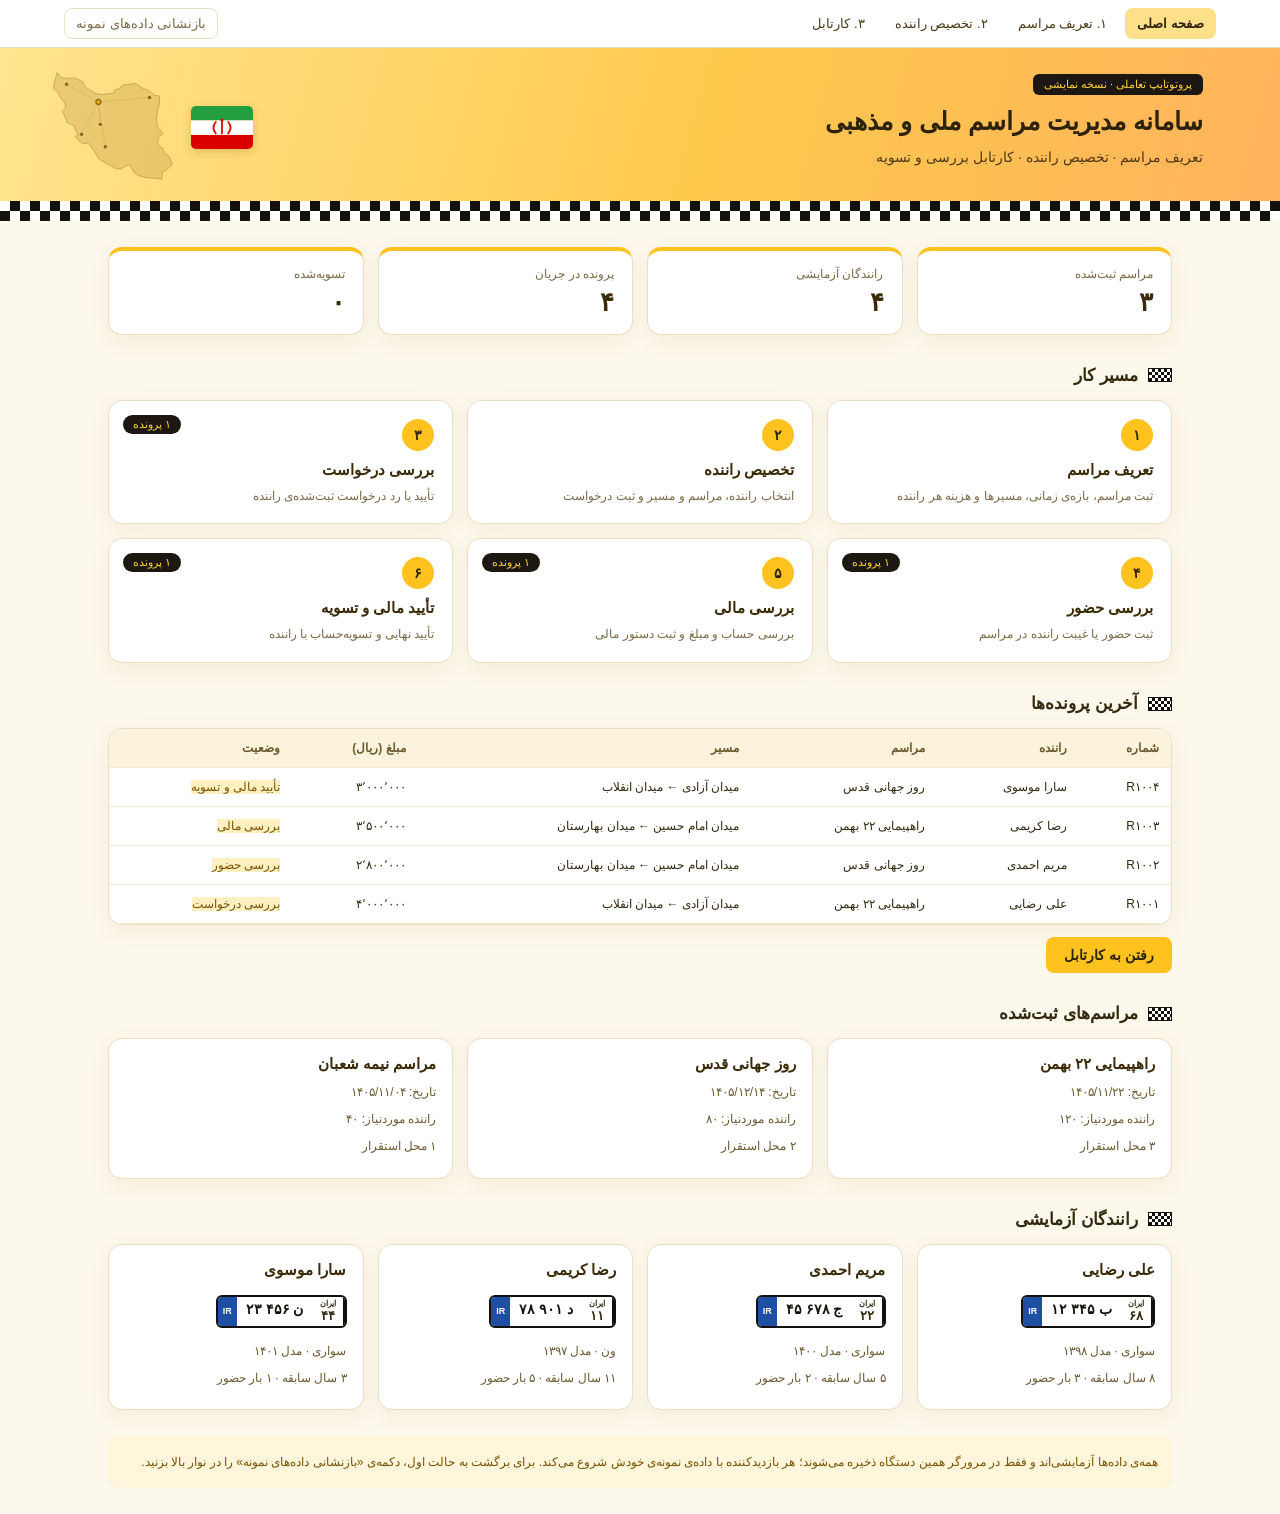
<file: index.html>
<!doctype html>
<html lang="fa" dir="rtl"><head><meta charset="utf-8"><meta name="viewport" content="width=device-width,initial-scale=1"><title>سامانه مراسم ملی و مذهبی | پروتوتایپ</title>
<style>
*{box-sizing:border-box}body{margin:0;font-size:14px}
header h1{margin:0 0 8px;font-size:25px}header p{margin:0;line-height:1.9}
.wrap{max-width:1100px;margin:26px auto;padding:0 18px}
.stats{display:grid;grid-template-columns:repeat(4,1fr);gap:14px;margin-bottom:26px}
.st{background:#fff;border:1px solid #eadfc3;border-radius:14px;padding:16px 18px;box-shadow:0 6px 20px #8a6a1012;border-top:4px solid #ffc21f}
.st span{display:block;color:#7a6a45;font-size:12px;margin-bottom:6px}.st b{font-size:26px;color:#3a2a08}
h2.sec{font-size:17px;margin:30px 0 14px;display:flex;align-items:center;gap:10px}h2.sec::before{content:"";width:22px;height:12px;background:conic-gradient(#14110c 25%,#fff 0 50%,#14110c 0 75%,#fff 0) 0 0/6px 6px;border:1px solid #14110c}
.steps{display:grid;grid-template-columns:repeat(3,1fr);gap:14px}
a.step{position:relative;display:block;background:#fff;border:1px solid #eadfc3;border-radius:14px;padding:18px 18px 16px;text-decoration:none;color:inherit;box-shadow:0 6px 20px #8a6a1012;transition:.15s}
a.step:hover{transform:translateY(-3px);border-color:#ffb300}
a.step .n{display:grid;place-items:center;width:32px;height:32px;border-radius:50%;background:#ffc21f;color:#2b2208;font-weight:bold;margin-bottom:10px}
a.step b{display:block;font-size:15px;margin-bottom:6px;color:#3a2a08}a.step span{color:#7a6a45;font-size:12px;line-height:1.9}
a.step i{position:absolute;left:14px;top:14px;font-style:normal;background:#1c1710;color:#ffd23f;border-radius:20px;padding:3px 10px;font-size:11px}
.cards{display:grid;grid-template-columns:repeat(3,1fr);gap:14px}.cards.four{grid-template-columns:repeat(4,1fr)}
.cd{background:#fff;border:1px solid #eadfc3;border-radius:14px;padding:16px;box-shadow:0 6px 20px #8a6a1012}
.cd b{display:block;font-size:15px;margin-bottom:8px;color:#3a2a08}.cd p{margin:4px 0;color:#6b5a30;font-size:12px;line-height:1.9}
.plate{direction:ltr;display:inline-flex;align-items:stretch;border:2px solid #14110c;border-radius:6px;background:#fff;margin:8px 0;font-weight:bold;font-size:14px;overflow:hidden}
.plate i{background:#1e4fa3;color:#fff;font-size:9px;font-style:normal;padding:4px 5px;display:grid;place-items:center}
.plate b{padding:4px 9px;margin:0;font-size:14px;color:#14110c}.plate u{text-decoration:none;border-right:2px solid #14110c;padding:2px 7px;text-align:center;font-size:13px;line-height:1.2}.plate small{display:block;font-size:8px}
.tw{background:#fff;border:1px solid #eadfc3;border-radius:14px;overflow:auto;box-shadow:0 6px 20px #8a6a1012}
table{width:100%;border-collapse:collapse;font-size:12px;min-width:620px}th,td{padding:12px 12px;border-bottom:1px solid #f1e8d0;text-align:right}
.go{display:inline-block;margin-top:12px;background:#ffc21f;color:#2b2208;text-decoration:none;font-weight:bold;border-radius:8px;padding:10px 18px}
.note{margin-top:26px;background:#fff6dc;color:#7a5200;border-radius:10px;padding:14px;line-height:2;font-size:12px}
@media(max-width:900px){.stats,.cards.four{grid-template-columns:repeat(2,1fr)}.steps,.cards{grid-template-columns:1fr 1fr}}
@media(max-width:560px){.stats,.steps,.cards,.cards.four{grid-template-columns:1fr}}
</style>
<link rel="stylesheet" href="theme.css">
<script src="common.js"></script></head>
<body>
<header><h1>سامانه مدیریت مراسم ملی و مذهبی</h1><p>تعریف مراسم · تخصیص راننده · کارتابل بررسی و تسویه</p></header>
<div class="wrap">
<div class="stats" id="stats"></div>
<h2 class="sec">مسیر کار</h2>
<div class="steps" id="steps"></div>
<h2 class="sec">آخرین پرونده‌ها</h2>
<div class="tw"><table><thead><tr><th>شماره</th><th>راننده</th><th>مراسم</th><th>مسیر</th><th>مبلغ (ریال)</th><th>وضعیت</th></tr></thead><tbody id="rows"></tbody></table></div>
<a class="go" href="03-barrasi-darkhast.html">رفتن به کارتابل</a>
<h2 class="sec">مراسم‌های ثبت‌شده</h2>
<div class="cards" id="cers"></div>
<h2 class="sec">رانندگان آزمایشی</h2>
<div class="cards four" id="drv"></div>
<div class="note">همه‌ی داده‌ها آزمایشی‌اند و فقط در مرورگر همین دستگاه ذخیره می‌شوند؛ هر بازدیدکننده با داده‌ی نمونه‌ی خودش شروع می‌کند. برای برگشت به حالت اول، دکمه‌ی «بازنشانی داده‌های نمونه» را در نوار بالا بزنید.</div>
</div>
<script>
const M=window.MRS,db=M.load(),cs=M.cers(),$=id=>document.getElementById(id);
const open=db.requests.filter(M.isOpen).length,done=db.requests.filter(r=>r.stage==='done').length;
$('stats').innerHTML=[['مراسم ثبت‌شده',cs.length],['رانندگان آزمایشی',db.drivers.length],['پرونده در جریان',open],['تسویه‌شده',done]].map(a=>`<div class="st"><span>${a[0]}</span><b>${M.fa(a[1])}</b></div>`).join('');
const steps=[{n:1,t:'تعریف مراسم',d:'ثبت مراسم، بازه‌ی زمانی، مسیرها و هزینه هر راننده',h:'01-taarif-marasem.html'},{n:2,t:'تخصیص راننده',d:'انتخاب راننده، مراسم و مسیر و ثبت درخواست',h:'02-takhssis-ranande.html'}].concat(M.STAGES.map((s,i)=>({n:i+3,t:s.label,d:s.desc,h:M.KART,c:db.requests.filter(r=>r.stage===s.key).length})));
$('steps').innerHTML=steps.map(s=>`<a class="step" href="${s.h}">${s.c!=null?`<i>${M.fa(s.c)} پرونده</i>`:''}<div class="n">${M.fd(s.n)}</div><b>${s.t}</b><span>${s.d}</span></a>`).join('');
$('rows').innerHTML=db.requests.slice(0,6).map(r=>{const d=M.driver(r.driverId)||{},o=M.isOpen(r);return `<tr><td>${M.fd(r.id)}</td><td>${M.esc((d.first||'')+' '+(d.last||''))}</td><td>${M.esc(r.ceremonyTitle)}</td><td>${M.esc(r.routeLabel)}</td><td>${M.fa(r.amount)}</td><td>${o?`<span class="status">${M.stage(r.stage).label}</span>`:r.stage==='done'?'<span class="status green">تسویه‌شده</span>':`<span class="status red">${M.esc(r.final.label)}</span>`}</td></tr>`}).join('')||'<tr><td colspan="6">پرونده‌ای ثبت نشده است.</td></tr>';
$('cers').innerHTML=cs.map(c=>`<div class="cd"><b>${M.esc(c.title)}</b><p>تاریخ: ${M.esc(M.fd(c.startDate))}${c.endDate!==c.startDate?' تا '+M.esc(M.fd(c.endDate)):''}</p><p>راننده موردنیاز: ${M.fa(c.totalDrivers)}</p><p>${M.fa((c.routes||[]).length)} محل استقرار</p></div>`).join('')||'<div class="cd">مراسمی ثبت نشده است.</div>';
$('drv').innerHTML=db.drivers.map(d=>{const p=d.plate.split(' ');return `<div class="cd"><b>${M.esc(d.first+' '+d.last)}</b><div class="plate"><i>IR</i><b>${M.esc(p.slice(0,3).join(' '))}</b><u><small>ایران</small>${M.esc(p[4]||'')}</u></div><p>${M.esc(d.type)} · مدل ${M.esc(d.year)}</p><p>${M.fa(d.years)} سال سابقه · ${M.fa(d.attend)} بار حضور</p></div>`}).join('');
</script>
</body></html>
</file>
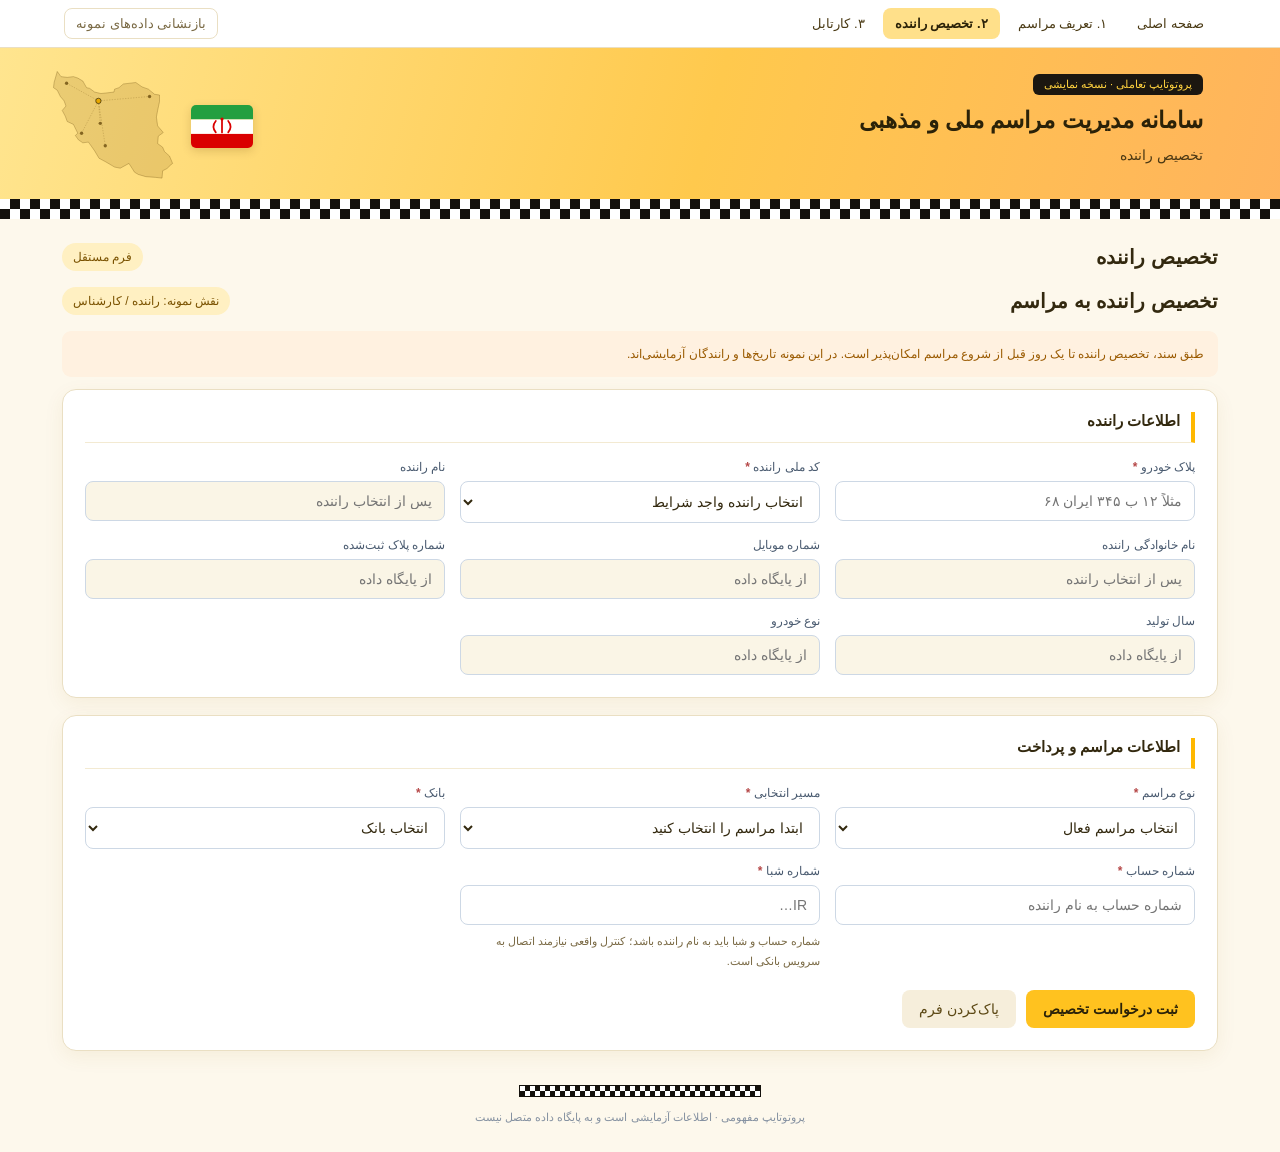
<file: 02-takhssis-ranande.html>
<!doctype html>
<html lang="fa" dir="rtl">
<head>
<meta charset="utf-8">
<meta name="viewport" content="width=device-width,initial-scale=1">
<title>تخصیص راننده | سامانه مراسم ملی و مذهبی</title>
<style>
:root{--navy:#183153;--blue:#285ea8;--teal:#178b83;--bg:#f3f6fa;--line:#dce4ee;--text:#243247;--muted:#68778b;--white:#fff;--red:#b54747;--green:#217a54}
*{box-sizing:border-box}body{margin:0;background:var(--bg);font-family:Tahoma,"Segoe UI",sans-serif;color:var(--text);font-size:14px}
header{background:linear-gradient(110deg,#183153,#285ea8);color:#fff;padding:22px 5vw 18px}
header .eyebrow{font-size:12px;opacity:.8;margin-bottom:8px}header h1{margin:0 0 8px;font-size:23px}header p{margin:0;color:#e1eaf7;line-height:1.9}
.shell{display:grid;grid-template-columns:245px minmax(0,1fr);gap:22px;max-width:1440px;margin:24px auto;padding:0 22px}
aside,.panel,.card{background:#fff;border:1px solid var(--line);border-radius:14px;box-shadow:0 5px 18px #1c35550a}
aside{padding:14px;height:max-content;position:sticky;top:15px}
.side-title{font-size:12px;color:var(--muted);padding:8px 10px 12px}
.nav{display:flex;align-items:center;gap:10px;width:100%;border:0;background:transparent;text-align:right;padding:13px 12px;border-radius:9px;font:inherit;color:var(--text);cursor:pointer;margin-bottom:5px}
.nav.active{background:#eaf1fb;color:var(--blue);font-weight:bold}.nav .num{width:27px;height:27px;border-radius:8px;background:#edf1f6;display:grid;place-items:center;font-size:12px}.nav.active .num{background:var(--blue);color:#fff}
.aside-note{margin:18px 5px 4px;padding:12px;background:#f7f9fc;border-radius:9px;color:var(--muted);font-size:11px;line-height:1.9}
main{min-width:0}.topline{display:flex;justify-content:space-between;align-items:center;gap:12px;margin:0 0 16px;flex-wrap:wrap}.topline h2{margin:0;font-size:20px}.pill{background:#e8f6f3;color:#13796f;padding:7px 11px;border-radius:20px;font-size:12px}
.panel{padding:22px;margin-bottom:17px}.panel h3{font-size:15px;margin:0 0 17px;padding-bottom:12px;border-bottom:1px solid #edf1f6}
.grid{display:grid;grid-template-columns:repeat(3,minmax(0,1fr));gap:15px}.grid.two{grid-template-columns:repeat(2,minmax(0,1fr))}.field{display:flex;flex-direction:column;gap:7px;min-width:0}.field label{font-size:12px;color:#4a5b70}.req{color:var(--red)}input,select,textarea{width:100%;font:inherit;color:var(--text);background:#fff;border:1px solid #cdd8e5;border-radius:8px;padding:11px 12px;outline:none}input:focus,select:focus,textarea:focus{border-color:#6c96d2;box-shadow:0 0 0 3px #285ea815}input[readonly]{background:#f5f7fa;color:#6d7c8f}textarea{min-height:86px;resize:vertical}
.help{font-size:11px;color:var(--muted);line-height:1.8}.section-intro{font-size:12px;color:var(--muted);line-height:1.9;margin:-6px 0 16px}
.checks{display:flex;flex-wrap:wrap;gap:10px}.check{display:flex;gap:7px;align-items:center;background:#f7f9fc;border:1px solid var(--line);border-radius:8px;padding:10px 12px}.check input{width:auto}
.route-card{border:1px solid var(--line);border-radius:10px;padding:15px;margin:12px 0;background:#fbfcfe}.route-head{display:flex;justify-content:space-between;align-items:center;margin-bottom:12px}.route-head strong{font-size:13px}.route-fields{display:grid;grid-template-columns:1.2fr 1.2fr .8fr .9fr;gap:12px}
.actions{display:flex;gap:10px;flex-wrap:wrap;margin-top:18px}.btn{border:0;border-radius:8px;padding:11px 17px;font:inherit;cursor:pointer}.primary{background:var(--blue);color:white}.secondary{background:#edf2f8;color:#304a6b}.success{background:var(--green);color:white}.danger{background:#fff0f0;color:var(--red);border:1px solid #f2d4d4}
.hidden{display:none!important}.notice{padding:12px 14px;border-radius:9px;background:#f0f6ff;color:#315d93;line-height:1.9;margin:12px 0;font-size:12px}.notice.warning{background:#fff8e8;color:#8a6415}.notice.ok{background:#eaf7f0;color:#236e4b}
.summary{display:grid;grid-template-columns:repeat(3,minmax(0,1fr));gap:12px;margin-bottom:16px}.stat{background:#f7f9fc;border:1px solid var(--line);padding:15px;border-radius:10px}.stat span{display:block;color:var(--muted);font-size:11px;margin-bottom:7px}.stat strong{font-size:20px;color:var(--navy)}
table{width:100%;border-collapse:collapse;font-size:12px}th,td{padding:12px 10px;border-bottom:1px solid #e8edf3;text-align:right}th{color:#596b80;background:#f7f9fc;font-weight:bold}
.status{display:inline-block;padding:5px 8px;border-radius:20px;font-size:11px;background:#fff4d8;color:#8a6415}.status.green{background:#e8f6ee;color:#23764d}.status.red{background:#ffeded;color:#a33d3d}
.toast{position:fixed;bottom:22px;left:22px;background:#183153;color:#fff;padding:13px 18px;border-radius:10px;box-shadow:0 8px 28px #0002;display:none;z-index:5}
footer{text-align:center;color:#8591a1;font-size:11px;padding:10px 20px 28px}
@media(max-width:900px){.shell{grid-template-columns:1fr;padding:0 12px;margin-top:14px}aside{position:static;display:flex;flex-wrap:wrap;align-items:center;gap:4px}.side-title{width:100%;padding-bottom:5px}.nav{width:auto;flex:1}.aside-note{width:100%;margin-top:8px}.grid,.grid.two{grid-template-columns:repeat(2,minmax(0,1fr))}.route-fields{grid-template-columns:repeat(2,minmax(0,1fr))}}
@media(max-width:560px){header{padding:18px}.grid,.grid.two,.summary,.route-fields{grid-template-columns:1fr}.panel{padding:15px}.nav{font-size:12px;padding:10px 7px}.nav .num{display:none}table{min-width:650px}.table-wrap{overflow:auto}}
</style>
<link rel="stylesheet" href="theme.css">
<script src="common.js"></script>
</head>
<body>
<header>
 <div class="eyebrow">پروتوتایپ تعاملی · نسخه نمایشی</div>
 <h1>سامانه مدیریت مراسم ملی و مذهبی</h1>
 <p>تخصیص راننده</p>
</header>
<div class="shell" style="display:block;max-width:1200px">
<main>
<div class="topline"><h2>تخصیص راننده</h2><span class="pill">فرم مستقل</span></div>
<section id="page-allocation">
 <div class="topline"><h2>تخصیص راننده به مراسم</h2><span class="pill">نقش نمونه: راننده / کارشناس</span></div>
 <div class="notice warning">طبق سند، تخصیص راننده تا یک روز قبل از شروع مراسم امکان‌پذیر است. در این نمونه تاریخ‌ها و رانندگان آزمایشی‌اند.</div>
 <div class="panel">
  <h3>اطلاعات راننده</h3>
  <div class="grid">
   <div class="field"><label>پلاک خودرو <b class="req">*</b></label><input id="plate" placeholder="مثلاً ۱۲ ب ۳۴۵ ایران ۶۸"></div>
   <div class="field"><label>کد ملی راننده <b class="req">*</b></label><select id="driverId"><option value="">انتخاب راننده واجد شرایط</option><option value="0012345678">۰۰۱۲۳۴۵۶۷۸ — علی رضایی</option><option value="0023456789">۰۰۲۳۴۵۶۷۸۹ — مریم احمدی</option><option value="0034567890">۰۰۳۴۵۶۷۸۹۰ — رضا کریمی</option></select></div>
   <div class="field"><label>نام راننده</label><input id="driverFirst" readonly placeholder="پس از انتخاب راننده"></div>
   <div class="field"><label>نام خانوادگی راننده</label><input id="driverLast" readonly placeholder="پس از انتخاب راننده"></div>
   <div class="field"><label>شماره موبایل</label><input id="mobile" readonly placeholder="از پایگاه داده"></div>
   <div class="field"><label>شماره پلاک ثبت‌شده</label><input id="savedPlate" readonly placeholder="از پایگاه داده"></div>
   <div class="field"><label>سال تولید</label><input id="carYear" readonly placeholder="از پایگاه داده"></div>
   <div class="field"><label>نوع خودرو</label><input id="carType" readonly placeholder="از پایگاه داده"></div>
  </div>
 </div>
 <div class="panel">
  <h3>اطلاعات مراسم و پرداخت</h3>
  <div class="grid">
   <div class="field"><label>نوع مراسم <b class="req">*</b></label><select id="allocationTitle"><option value="">انتخاب مراسم فعال</option><option>راهپیمایی ۲۲ بهمن</option><option>روز جهانی قدس</option><option>مراسم نیمه شعبان</option></select></div>
   <div class="field"><label>مسیر انتخابی <b class="req">*</b></label><select id="routeSelect"><option value="">ابتدا مراسم را انتخاب کنید</option><option>میدان آزادی ← میدان انقلاب</option><option>میدان امام حسین ← میدان بهارستان</option></select></div>
   <div class="field"><label>بانک <b class="req">*</b></label><select id="bank"><option value="">انتخاب بانک</option><option>بانک ملی</option><option>بانک ملت</option><option>بانک تجارت</option><option>بانک صادرات</option><option>بانک سپه</option><option>سایر بانک‌ها</option></select></div>
   <div class="field"><label>شماره حساب <b class="req">*</b></label><input id="account" inputmode="numeric" placeholder="شماره حساب به نام راننده"></div>
   <div class="field"><label>شماره شبا <b class="req">*</b></label><input id="sheba" placeholder="IR…"><span class="help">شماره حساب و شبا باید به نام راننده باشد؛ کنترل واقعی نیازمند اتصال به سرویس بانکی است.</span></div>
  </div>
  <div class="actions"><button class="btn primary" id="submitAllocation">ثبت درخواست تخصیص</button><button class="btn secondary" id="clearAllocation">پاک‌کردن فرم</button></div>
  <div id="allocationMsg" class="notice hidden"></div>
 </div>
</section>
</main>
</div>
<footer>پروتوتایپ مفهومی · اطلاعات آزمایشی است و به پایگاه داده متصل نیست</footer>
<div id="toast" class="toast"></div>
<script>
const $=id=>document.getElementById(id);
function showToast(t){const el=$('toast');if(!el)return;el.textContent=t;el.style.display='block';setTimeout(()=>el.style.display='none',3000)}
</script>
<script>
const M=window.MRS,db0=M.load();
$('driverId').innerHTML='<option value="">انتخاب راننده واجد شرایط</option>'+db0.drivers.map(d=>`<option value="${d.nationalId}">${M.fd(d.nationalId)} — ${M.esc(d.first+' '+d.last)}</option>`).join('');
$('allocationTitle').innerHTML='<option value="">انتخاب مراسم فعال</option>'+(M.cers().map(c=>`<option value="${c.id}">${M.esc(c.title)}</option>`).join('')||'<option value="">مراسمی ثبت نشده؛ ابتدا فرم ۱ را پر کنید</option>');
$('driverId').onchange=()=>{const d=M.driver($('driverId').value);[['driverFirst','first'],['driverLast','last'],['mobile','mobile'],['savedPlate','plate'],['carYear','year'],['carType','type']].forEach(([id,k])=>$(id).value=d?d[k]:'');if(d)$('plate').value=d.plate};
$('allocationTitle').onchange=()=>{const c=M.ceremony($('allocationTitle').value);$('routeSelect').innerHTML=c?'<option value="">انتخاب مسیر</option>'+c.routes.map((r,i)=>`<option value="${i}">${M.esc(M.routeLabel(r))}</option>`).join(''):'<option value="">ابتدا مراسم را انتخاب کنید</option>'};
function clearAlloc(){['plate','driverId','allocationTitle','routeSelect','bank','account','sheba'].forEach(id=>$(id).value='');$('driverId').dispatchEvent(new Event('change'));$('allocationTitle').dispatchEvent(new Event('change'))}
$('submitAllocation').onclick=()=>{const required=[['plate','پلاک خودرو'],['driverId','کد ملی راننده'],['allocationTitle','نوع مراسم'],['routeSelect','مسیر'],['bank','بانک'],['account','شماره حساب'],['sheba','شماره شبا']];const miss=required.filter(([id])=>!$(id).value).map(x=>x[1]);const m=$('allocationMsg');m.classList.remove('hidden','ok','warning');
if(miss.length){m.textContent='لطفاً این موارد را تکمیل کنید: '+miss.join('، ')+'.';m.classList.add('warning');return}
if(M.load().requests.some(r=>r.driverId===$('driverId').value&&r.ceremonyId===$('allocationTitle').value&&r.stage!=='rejected')){m.textContent='برای این راننده در این مراسم قبلاً درخواست ثبت شده است.';m.classList.add('warning');return}
const r=M.addRequest({driverId:$('driverId').value,ceremonyId:$('allocationTitle').value,routeIdx:+$('routeSelect').value,bank:$('bank').value,account:$('account').value.trim(),sheba:$('sheba').value.trim()});
m.innerHTML='درخواست با شماره پرونده '+M.fd(r.id)+' ثبت شد و در کارتابل قرار گرفت. <a href="'+M.KART+'">رفتن به کارتابل</a>';m.classList.add('ok');showToast('درخواست ثبت شد.');clearAlloc()};
$('clearAllocation').onclick=()=>{clearAlloc();$('allocationMsg').classList.add('hidden')};
</script>
</body>
</html>
</file>
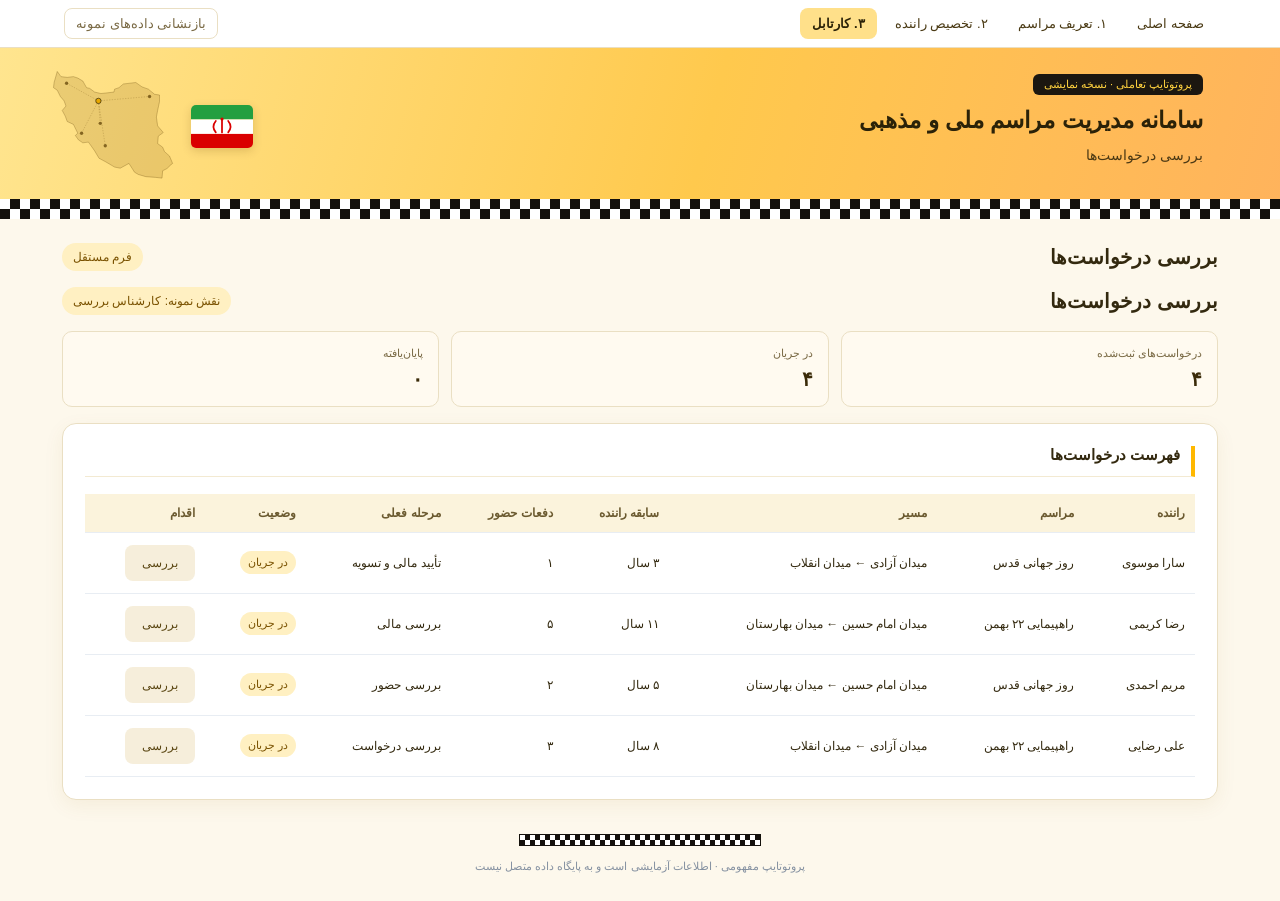
<file: 03-barrasi-darkhast.html>
<!doctype html>
<html lang="fa" dir="rtl">
<head>
<meta charset="utf-8">
<meta name="viewport" content="width=device-width,initial-scale=1">
<title>بررسی درخواست‌ها | سامانه مراسم ملی و مذهبی</title>
<style>
:root{--navy:#183153;--blue:#285ea8;--teal:#178b83;--bg:#f3f6fa;--line:#dce4ee;--text:#243247;--muted:#68778b;--white:#fff;--red:#b54747;--green:#217a54}
*{box-sizing:border-box}body{margin:0;background:var(--bg);font-family:Tahoma,"Segoe UI",sans-serif;color:var(--text);font-size:14px}
header{background:linear-gradient(110deg,#183153,#285ea8);color:#fff;padding:22px 5vw 18px}
header .eyebrow{font-size:12px;opacity:.8;margin-bottom:8px}header h1{margin:0 0 8px;font-size:23px}header p{margin:0;color:#e1eaf7;line-height:1.9}
.shell{display:grid;grid-template-columns:245px minmax(0,1fr);gap:22px;max-width:1440px;margin:24px auto;padding:0 22px}
aside,.panel,.card{background:#fff;border:1px solid var(--line);border-radius:14px;box-shadow:0 5px 18px #1c35550a}
aside{padding:14px;height:max-content;position:sticky;top:15px}
.side-title{font-size:12px;color:var(--muted);padding:8px 10px 12px}
.nav{display:flex;align-items:center;gap:10px;width:100%;border:0;background:transparent;text-align:right;padding:13px 12px;border-radius:9px;font:inherit;color:var(--text);cursor:pointer;margin-bottom:5px}
.nav.active{background:#eaf1fb;color:var(--blue);font-weight:bold}.nav .num{width:27px;height:27px;border-radius:8px;background:#edf1f6;display:grid;place-items:center;font-size:12px}.nav.active .num{background:var(--blue);color:#fff}
.aside-note{margin:18px 5px 4px;padding:12px;background:#f7f9fc;border-radius:9px;color:var(--muted);font-size:11px;line-height:1.9}
main{min-width:0}.topline{display:flex;justify-content:space-between;align-items:center;gap:12px;margin:0 0 16px;flex-wrap:wrap}.topline h2{margin:0;font-size:20px}.pill{background:#e8f6f3;color:#13796f;padding:7px 11px;border-radius:20px;font-size:12px}
.panel{padding:22px;margin-bottom:17px}.panel h3{font-size:15px;margin:0 0 17px;padding-bottom:12px;border-bottom:1px solid #edf1f6}
.grid{display:grid;grid-template-columns:repeat(3,minmax(0,1fr));gap:15px}.grid.two{grid-template-columns:repeat(2,minmax(0,1fr))}.field{display:flex;flex-direction:column;gap:7px;min-width:0}.field label{font-size:12px;color:#4a5b70}.req{color:var(--red)}input,select,textarea{width:100%;font:inherit;color:var(--text);background:#fff;border:1px solid #cdd8e5;border-radius:8px;padding:11px 12px;outline:none}input:focus,select:focus,textarea:focus{border-color:#6c96d2;box-shadow:0 0 0 3px #285ea815}input[readonly]{background:#f5f7fa;color:#6d7c8f}textarea{min-height:86px;resize:vertical}
.help{font-size:11px;color:var(--muted);line-height:1.8}.section-intro{font-size:12px;color:var(--muted);line-height:1.9;margin:-6px 0 16px}
.checks{display:flex;flex-wrap:wrap;gap:10px}.check{display:flex;gap:7px;align-items:center;background:#f7f9fc;border:1px solid var(--line);border-radius:8px;padding:10px 12px}.check input{width:auto}
.route-card{border:1px solid var(--line);border-radius:10px;padding:15px;margin:12px 0;background:#fbfcfe}.route-head{display:flex;justify-content:space-between;align-items:center;margin-bottom:12px}.route-head strong{font-size:13px}.route-fields{display:grid;grid-template-columns:1.2fr 1.2fr .8fr .9fr;gap:12px}
.actions{display:flex;gap:10px;flex-wrap:wrap;margin-top:18px}.btn{border:0;border-radius:8px;padding:11px 17px;font:inherit;cursor:pointer}.primary{background:var(--blue);color:white}.secondary{background:#edf2f8;color:#304a6b}.success{background:var(--green);color:white}.danger{background:#fff0f0;color:var(--red);border:1px solid #f2d4d4}
.hidden{display:none!important}.notice{padding:12px 14px;border-radius:9px;background:#f0f6ff;color:#315d93;line-height:1.9;margin:12px 0;font-size:12px}.notice.warning{background:#fff8e8;color:#8a6415}.notice.ok{background:#eaf7f0;color:#236e4b}
.summary{display:grid;grid-template-columns:repeat(3,minmax(0,1fr));gap:12px;margin-bottom:16px}.stat{background:#f7f9fc;border:1px solid var(--line);padding:15px;border-radius:10px}.stat span{display:block;color:var(--muted);font-size:11px;margin-bottom:7px}.stat strong{font-size:20px;color:var(--navy)}
table{width:100%;border-collapse:collapse;font-size:12px}th,td{padding:12px 10px;border-bottom:1px solid #e8edf3;text-align:right}th{color:#596b80;background:#f7f9fc;font-weight:bold}
.status{display:inline-block;padding:5px 8px;border-radius:20px;font-size:11px;background:#fff4d8;color:#8a6415}.status.green{background:#e8f6ee;color:#23764d}.status.red{background:#ffeded;color:#a33d3d}
.toast{position:fixed;bottom:22px;left:22px;background:#183153;color:#fff;padding:13px 18px;border-radius:10px;box-shadow:0 8px 28px #0002;display:none;z-index:5}
footer{text-align:center;color:#8591a1;font-size:11px;padding:10px 20px 28px}
@media(max-width:900px){.shell{grid-template-columns:1fr;padding:0 12px;margin-top:14px}aside{position:static;display:flex;flex-wrap:wrap;align-items:center;gap:4px}.side-title{width:100%;padding-bottom:5px}.nav{width:auto;flex:1}.aside-note{width:100%;margin-top:8px}.grid,.grid.two{grid-template-columns:repeat(2,minmax(0,1fr))}.route-fields{grid-template-columns:repeat(2,minmax(0,1fr))}}
@media(max-width:560px){header{padding:18px}.grid,.grid.two,.summary,.route-fields{grid-template-columns:1fr}.panel{padding:15px}.nav{font-size:12px;padding:10px 7px}.nav .num{display:none}table{min-width:650px}.table-wrap{overflow:auto}}
</style>
<link rel="stylesheet" href="theme.css">
<script src="common.js"></script>
</head>
<body>
<header>
 <div class="eyebrow">پروتوتایپ تعاملی · نسخه نمایشی</div>
 <h1>سامانه مدیریت مراسم ملی و مذهبی</h1>
 <p>بررسی درخواست‌ها</p>
</header>
<div class="shell" style="display:block;max-width:1200px">
<main>
<div class="topline"><h2>بررسی درخواست‌ها</h2><span class="pill">فرم مستقل</span></div>
<section id="page-review">
 <div class="topline"><h2>بررسی درخواست‌ها</h2><span class="pill">نقش نمونه: کارشناس بررسی</span></div>
 <div class="summary"><div class="stat"><span>درخواست‌های ثبت‌شده</span><strong id="countAll">۰</strong></div><div class="stat"><span>در جریان</span><strong id="countPending">۰</strong></div><div class="stat"><span>پایان‌یافته</span><strong id="countApproved">۰</strong></div></div>
 <div class="panel">
  <h3>فهرست درخواست‌ها</h3>
  <div class="table-wrap"><table><thead><tr><th>راننده</th><th>مراسم</th><th>مسیر</th><th>سابقه راننده</th><th>دفعات حضور</th><th>مرحله فعلی</th><th>وضعیت</th><th>اقدام</th></tr></thead><tbody id="reviewRows"></tbody></table></div>
 </div>
 <div class="panel hidden" id="reviewPanel">
  <h3 id="reviewTitle">بررسی درخواست</h3>
  <div class="grid two">
   <div class="field"><label>نتیجه بررسی <b class="req">*</b></label><select id="reviewResult"><option value="">انتخاب کنید</option><option value="approved">تأیید</option><option value="rejected">عدم تأیید</option></select></div>
   <div class="field hidden" id="reasonWrap"><label>توضیحات / دلیل عدم تأیید <b class="req">*</b></label><textarea id="reason" placeholder="دلیل را وارد کنید"></textarea></div>
  </div>
  <div class="notice">پس از ثبت نتیجه، در سامانه واقعی باید وضعیت درخواست ذخیره و پیامک متناسب برای راننده ارسال شود.</div>
  <div class="actions"><button class="btn success" id="saveReview">ثبت نتیجه بررسی</button><button class="btn secondary" id="cancelReview">انصراف</button></div>
 </div>
</section>
</main>
</div>
<footer>پروتوتایپ مفهومی · اطلاعات آزمایشی است و به پایگاه داده متصل نیست</footer>
<div id="toast" class="toast"></div>
<script>
const $=id=>document.getElementById(id);
function showToast(t){const el=$('toast');if(!el)return;el.textContent=t;el.style.display='block';setTimeout(()=>el.style.display='none',3000)}
</script>
<script>
const M=window.MRS;let activeId=null;
function render(){const db=M.load();let open=0;
$('reviewRows').innerHTML=db.requests.map(r=>{const d=M.driver(r.driverId)||{},o=M.isOpen(r);if(o)open++;
const pill=o?'<span class="status">در جریان</span>':r.stage==='done'?'<span class="status green">تسویه‌شده</span>':'<span class="status red">'+M.esc(r.final.label)+'</span>';
return `<tr><td>${M.esc((d.first||'')+' '+(d.last||''))}</td><td>${M.esc(r.ceremonyTitle)}</td><td>${M.esc(r.routeLabel)}</td><td>${M.fa(d.years)} سال</td><td>${M.fa(d.attend)}</td><td>${o?M.stage(r.stage).label:'—'}</td><td>${pill}</td><td><button class="btn secondary" data-id="${r.id}">${o?'بررسی':'مشاهده'}</button></td></tr>`}).join('');
$('countAll').textContent=M.fa(db.requests.length);$('countPending').textContent=M.fa(open);$('countApproved').textContent=M.fa(db.requests.length-open)}
$('reviewRows').onclick=e=>{const b=e.target.closest('button[data-id]');if(!b)return;const r=M.load().requests.find(x=>x.id===b.dataset.id);if(!r)return;
if(!M.isOpen(r)){M.toast(M.summary(r));return}
if(r.stage!=='review'){location.href=M.stage(r.stage).page+'?id='+r.id;return}
activeId=r.id;const d=M.driver(r.driverId)||{};$('reviewTitle').textContent='بررسی درخواست: '+(d.first||'')+' '+(d.last||'');$('reviewPanel').classList.remove('hidden');$('reviewResult').value='';$('reason').value='';$('reasonWrap').classList.add('hidden');$('reviewPanel').scrollIntoView({behavior:'smooth',block:'start'})};
$('reviewResult').onchange=()=>{$('reasonWrap').classList.toggle('hidden',$('reviewResult').value!=='rejected')};
$('saveReview').onclick=()=>{const v=$('reviewResult').value;if(!v){showToast('نتیجه بررسی را انتخاب کنید.');return}const why=$('reason').value.trim();if(v==='rejected'&&!why){showToast('برای عدم تأیید، درج دلیل الزامی است.');return}
M.decide(activeId,v==='approved',why,'عدم تأیید در بررسی درخواست');$('reviewPanel').classList.add('hidden');activeId=null;render();showToast(v==='approved'?'تأیید شد؛ پرونده به مرحله بعد رفت.':'پرونده رد شد.')};
$('cancelReview').onclick=()=>$('reviewPanel').classList.add('hidden');
render();
</script>
</body>
</html>
</file>
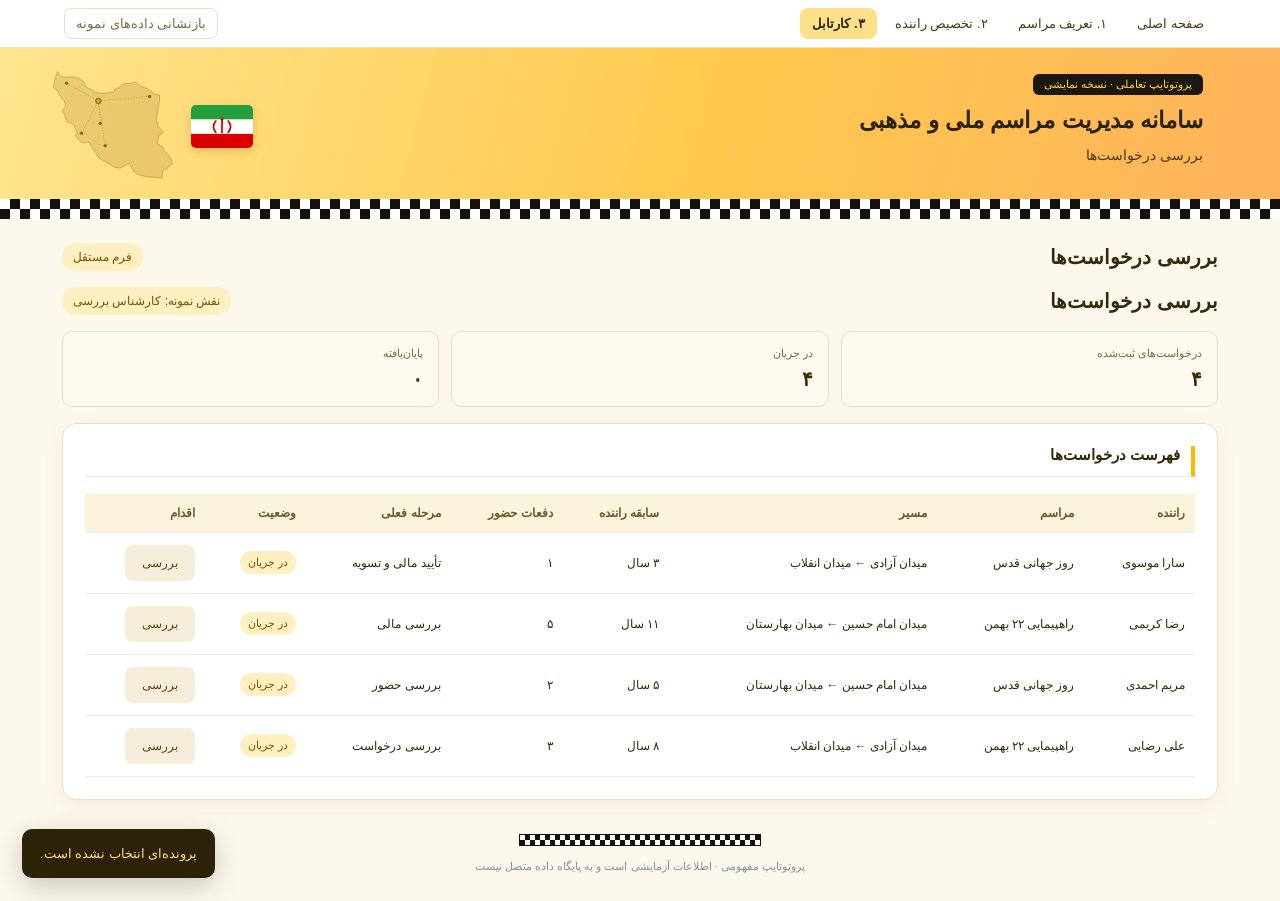
<file: 04-barresi-hozor-ranande.html>
<!DOCTYPE html>
<html lang="fa" dir="rtl">
<head>
<meta charset="UTF-8">
<meta name="viewport" content="width=device-width, initial-scale=1.0">
<title>بررسی حضور و فعالیت راننده</title>
<style>
*{box-sizing:border-box}
body{
  margin:0;
  font-family:Tahoma,Arial,sans-serif;
  background:#f3f5f9;
  color:#263449;
  font-size:13px;
}
header{
  background:#183b63;
  color:#fff;
  padding:22px 6%;
}
header h2{font-size:20px;margin:0 0 9px}
header p{margin:0;color:#dce7f3;line-height:1.8}
main{max-width:1100px;margin:28px auto;padding:0 18px}
.card{
  background:#fff;
  border:1px solid #e2e8f0;
  border-radius:12px;
  margin-bottom:18px;
  overflow:hidden;
  box-shadow:0 4px 14px #14213d08;
}
.card h3{
  background:#f8fafc;
  border-bottom:1px solid #e5eaf0;
  padding:15px 20px;
  margin:0;
  font-size:14px;
}
.fields{
  display:grid;
  grid-template-columns:repeat(3,minmax(0,1fr));
  gap:18px;
  padding:20px;
}
.field label{
  display:block;
  font-weight:bold;
  margin-bottom:8px;
  color:#46556a;
}
input,select,textarea{
  width:100%;
  border:1px solid #cfd8e3;
  border-radius:7px;
  padding:11px;
  background:#fff;
  font:inherit;
  color:#263449;
}
input[readonly]{
  background:#f2f5f8;
  color:#596579;
}
textarea{min-height:90px;resize:vertical}
.wide{grid-column:1/-1}
.actions{
  display:flex;
  gap:10px;
  padding:0 20px 20px;
}
button{
  border:0;
  border-radius:7px;
  padding:11px 24px;
  font:inherit;
  cursor:pointer;
}
.primary{background:#1e5a91;color:white}
.secondary{background:#e8edf3;color:#334155}
.note{font-size:11px;color:#748094;margin-top:7px;line-height:1.8}
.required{color:#c0392b}
[hidden]{display:none!important}
@media(max-width:700px){
  .fields{grid-template-columns:1fr}
  .wide{grid-column:auto}
}
</style>
<link rel="stylesheet" href="theme.css">
<script src="common.js"></script>
</head>
<body>

<header>
  <h2>سامانه تخصیص راننده به مراسم</h2>
  <p>بررسی حضور و فعالیت راننده | کد فعالیت: T566</p>
</header>

<main>
<form id="attendanceForm">

  <section class="card">
    <h3>۱. اطلاعات راننده</h3>
    <div class="fields">
      <div class="field">
        <label for="nationalId">کد ملی راننده</label>
        <input id="nationalId" type="text" placeholder="کد ملی راننده" readonly>
      </div>
      <div class="field">
        <label for="firstName">نام راننده</label>
        <input id="firstName" type="text" placeholder="نام راننده" readonly>
      </div>
      <div class="field">
        <label for="lastName">نام خانوادگی راننده</label>
        <input id="lastName" type="text" placeholder="نام خانوادگی راننده" readonly>
      </div>
      <div class="field">
        <label for="mobile">شماره موبایل</label>
        <input id="mobile" type="text" placeholder="شماره موبایل" readonly>
      </div>
      <div class="field">
        <label for="plate">پلاک خودرو</label>
        <input id="plate" type="text" placeholder="پلاک خودرو" readonly>
      </div>
      <div class="field">
        <label for="carYear">سال تولید خودرو</label>
        <input id="carYear" type="text" placeholder="سال تولید" readonly>
      </div>
      <div class="field">
        <label for="carType">نوع خودرو</label>
        <input id="carType" type="text" placeholder="نوع خودرو" readonly>
      </div>
    </div>
  </section>

  <section class="card">
    <h3>۲. اطلاعات مراسم و مسیر</h3>
    <div class="fields">
      <div class="field">
        <label for="eventType">عنوان مراسم</label>
        <input id="eventType" type="text" placeholder="عنوان مراسم" readonly>
      </div>
      <div class="field">
        <label for="route">مسیر انتخابی</label>
        <input id="route" type="text" placeholder="مسیر انتخابی" readonly>
      </div>
    </div>
  </section>

  <section class="card">
    <h3>۳. اطلاعات بانکی</h3>
    <div class="fields">
      <div class="field">
        <label for="bank">بانک</label>
        <input id="bank" type="text" placeholder="بانک ثبت‌شده در فرم تخصیص" >
      </div>
      <div class="field">
        <label for="account">شماره حساب</label>
        <input id="account" type="text" placeholder="شماره حساب" >
      </div>
      <div class="field">
        <label for="iban">شماره شبا</label>
        <input id="iban" type="text" placeholder="شماره شبا" >
      </div>
    </div>
  </section>

  <section class="card">
    <h3>۴. نتیجه بررسی حضور</h3>
    <div class="fields">
      <div class="field">
        <label for="attendance">
          وضعیت حضور در مراسم <span class="required">*</span>
        </label>
        <select id="attendance" required>
          <option value="">انتخاب کنید</option>
          <option value="present">حضور</option>
          <option value="absent">عدم حضور</option>
        </select>
      </div>

      <div class="field wide" id="notesContainer" hidden>
        <label for="notes">توضیحات</label>
        <textarea id="notes" placeholder="در صورت نیاز، توضیحات مربوط به عدم حضور راننده را وارد کنید"></textarea>
        <div class="note">مطابق سند، این فیلد در صورت انتخاب «عدم حضور» نمایش داده می‌شود و اجباری نیست.</div>
      </div>
    </div>

    <div class="actions">
      <button class="primary" type="submit">ثبت بررسی</button>
      <button class="secondary" type="reset">پاک کردن فرم</button>
    </div>
  </section>

</form>
</main>

<script>
const M=window.MRS,req=M.requireCase('attendance');
if(req){const d=M.driver(req.driverId);M.fill({nationalId:d.nationalId,firstName:d.first,lastName:d.last,mobile:d.mobile,plate:d.plate,carYear:d.year,carType:d.type,eventType:req.ceremonyTitle,route:req.routeLabel,bank:req.bank,account:req.account,iban:req.sheba});['bank','account','iban'].forEach(id=>document.getElementById(id).readOnly=true);M.addBack()}
const attendance=document.getElementById('attendance'),notesContainer=document.getElementById('notesContainer'),form=document.getElementById('attendanceForm');
const upd=()=>{notesContainer.hidden=attendance.value!=='absent'};
attendance.addEventListener('change',upd);
form.addEventListener('submit',function(e){e.preventDefault();if(!this.reportValidity()||!req)return;const ok=attendance.value==='present';
M.decide(req.id,ok,document.getElementById('notes').value.trim(),'عدم حضور در مراسم');M.flash(ok?'حضور ثبت شد؛ پرونده به بررسی مالی رفت.':'عدم حضور ثبت شد؛ پرونده بسته شد.');location.href=M.KART});
form.addEventListener('reset',()=>setTimeout(upd,0));
</script>

</body>
</html>
</file>
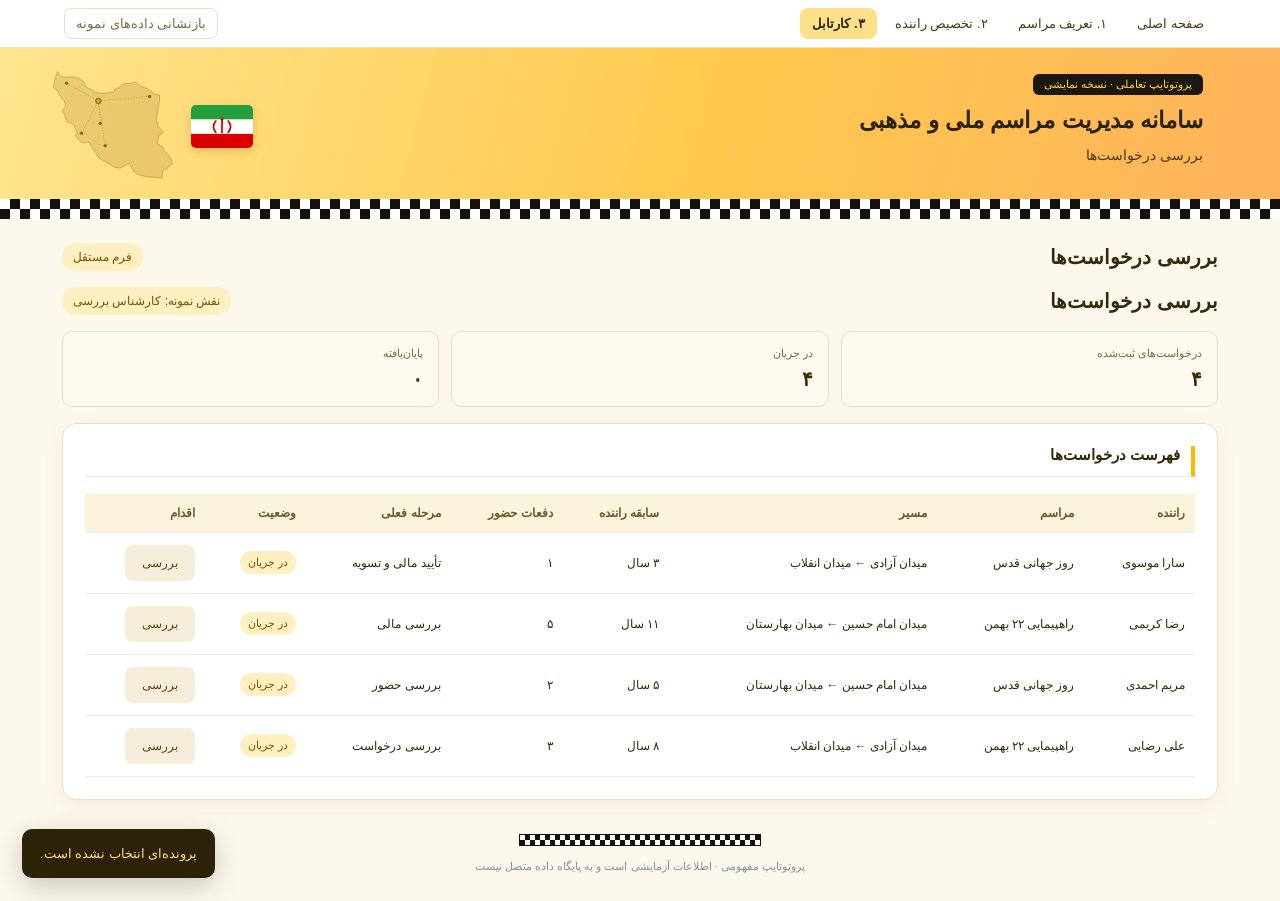
<file: 05-tasvie-hesab-ranande.html>
<!DOCTYPE html>
<html lang="fa" dir="rtl">
<head>
<meta charset="UTF-8">
<meta name="viewport" content="width=device-width, initial-scale=1.0">
<title>تسویه‌حساب با راننده</title>
<style>
*{box-sizing:border-box}
body{margin:0;background:#f3f5f9;font-family:Tahoma,Arial,sans-serif;color:#263449;font-size:13px}
header{background:#183b63;color:white;padding:22px 6%;box-shadow:0 3px 10px #0001}
header h2{margin:0 0 8px;font-size:20px}header p{margin:0;color:#d9e5f2}
main{max-width:1050px;margin:28px auto;padding:0 18px}
.card{background:white;border:1px solid #e2e8f0;border-radius:12px;margin-bottom:18px;overflow:hidden;box-shadow:0 4px 14px #14213d08}
.card h3{margin:0;padding:15px 20px;background:#f8fafc;border-bottom:1px solid #e5eaf0;font-size:14px}
.fields{display:grid;grid-template-columns:repeat(3,minmax(0,1fr));gap:18px;padding:20px}
label{display:block;font-weight:bold;margin-bottom:8px;color:#46556a}
input,select,textarea{width:100%;border:1px solid #cfd8e3;border-radius:7px;padding:11px;background:white;font:inherit;color:#263449}
input[readonly]{background:#f4f6f8;color:#596579}
textarea{min-height:90px;resize:vertical}
.wide{grid-column:1/-1}
.actions{display:flex;gap:10px;justify-content:flex-start;padding:0 20px 20px}
button{border:0;border-radius:7px;padding:11px 24px;font:inherit;cursor:pointer}
.primary{background:#1e5a91;color:white}.secondary{background:#e8edf3;color:#334155}
.note{font-size:11px;color:#748094;margin-top:7px}
@media(max-width:700px){.fields{grid-template-columns:1fr}.wide{grid-column:auto}}
</style>
<link rel="stylesheet" href="theme.css">
<script src="common.js"></script>
</head>
<body>
<header>
  <h2>سامانه تخصیص راننده به مراسم</h2>
  <p>فرم تسویه‌حساب با راننده</p>
</header>
<main>
  <form id="settlementForm">
    <section class="card">
      <h3>اطلاعات راننده و خودرو</h3>
      <div class="fields">
        <div><label for="plate">شماره پلاک خودرو</label><input id="plate" placeholder="شماره پلاک" readonly></div>
        <div><label for="nationalId">کد ملی راننده</label><input id="nationalId" placeholder="کد ملی" readonly></div>
        <div><label for="driver">نام و نام خانوادگی راننده</label><input id="driver" placeholder="نام راننده" readonly></div>
        <div><label for="phone">شماره تماس</label><input id="phone" placeholder="شماره تماس" readonly></div>
      </div>
    </section>
    <section class="card">
      <h3>اطلاعات مراسم</h3>
      <div class="fields">
        <div><label for="event">عنوان مراسم</label><input id="event" placeholder="عنوان مراسم" readonly></div>
      </div>
    </section>
    <section class="card">
      <h3>اطلاعات مالی و نتیجه بررسی</h3>
      <div class="fields">
      <div><label for="bank">بانک</label><input id="bank" placeholder="بانک" readonly></div>
        <div><label for="account">شماره حساب</label><input id="account" placeholder="شماره حساب" readonly></div>
        <div><label for="iban">شماره شبا</label><input id="iban" placeholder="IR..." readonly></div>
        <div><label for="amount">مبلغ قابل پرداخت (ریال)</label><input id="amount" type="text" inputmode="numeric" placeholder="مبلغ به ریال" readonly></div>
        <div><label for="status">وضعیت پرداخت</label>
          <select id="status" required>
            <option value="">انتخاب کنید</option>
            <option value="approved">تأیید</option>
            <option value="rejected">عدم تأیید</option>
          </select>
        </div>
        <div class="wide" id="reasonWrap" hidden>
          <label for="reason">علت عدم تأیید</label>
          <textarea id="reason" placeholder="علت عدم تأیید را وارد کنید"></textarea>
          <div class="note">در صورت انتخاب «عدم تأیید»، تکمیل این قسمت الزامی است.</div>
        </div>
      </div>
      <div class="actions">
        <button class="primary" type="submit">ثبت اطلاعات</button>
        <button class="secondary" type="reset">پاک کردن فرم</button>
      </div>
    </section>
  </form>
</main>
<script>
const M=window.MRS,req=M.requireCase('finance_approve');
if(req){const d=M.driver(req.driverId);M.fill({plate:d.plate,nationalId:d.nationalId,driver:d.first+' '+d.last,phone:d.mobile,event:req.ceremonyTitle,bank:req.bank,account:req.account,iban:req.sheba,amount:M.fa(req.amount)});M.addBack()}
const statusField=document.getElementById('status'),reasonWrap=document.getElementById('reasonWrap'),reason=document.getElementById('reason'),form=document.getElementById('settlementForm');
function updateReason(){const r=statusField.value==='rejected';reasonWrap.hidden=!r;reason.required=r}
statusField.addEventListener('change',updateReason);
form.addEventListener('submit',function(e){e.preventDefault();if(!this.reportValidity()||!req)return;const ok=statusField.value==='approved';
M.decide(req.id,ok,ok?'':reason.value.trim(),'عدم تأیید مالی');M.flash(ok?'تأیید شد؛ پرونده تسویه شد.':'پرونده در مرحله مالی رد شد.');location.href=M.KART});
form.addEventListener('reset',()=>setTimeout(updateReason,0));
</script>
</body>
</html>
</file>
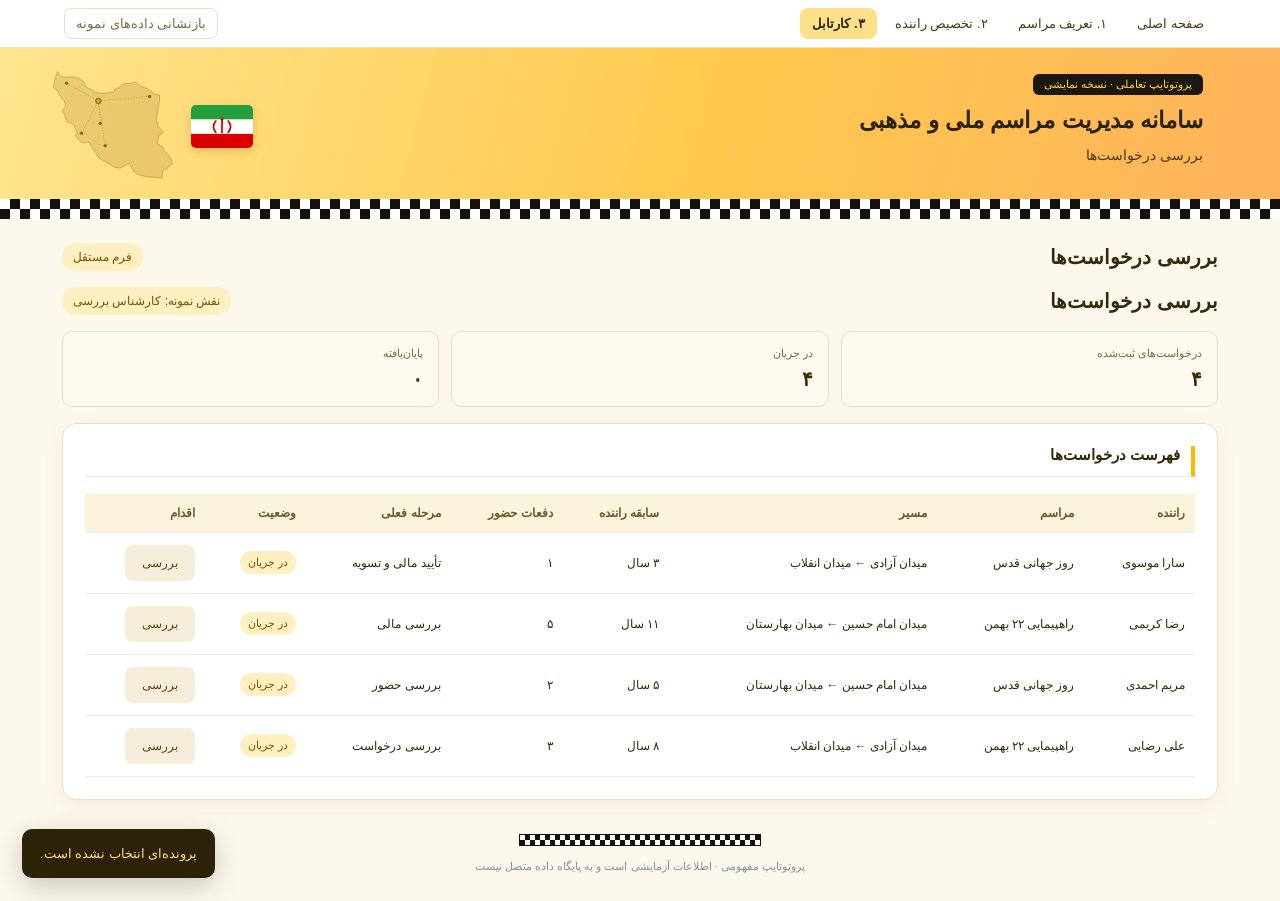
<file: 06-barresi-parvande-mali.html>
<!DOCTYPE html>
<html lang="fa" dir="rtl">
<head>
<meta charset="UTF-8">
<meta name="viewport" content="width=device-width, initial-scale=1.0">
<title>بررسی پرونده مالی</title>
<style>
*{box-sizing:border-box}
body{margin:0;background:#f3f5f9;font-family:Tahoma,Arial,sans-serif;color:#263449;font-size:13px}
header{background:#183b63;color:white;padding:22px 6%;box-shadow:0 3px 10px #0001}
header h2{margin:0 0 8px;font-size:20px}header p{margin:0;color:#d9e5f2}
main{max-width:1050px;margin:28px auto;padding:0 18px}
.card{background:white;border:1px solid #e2e8f0;border-radius:12px;margin-bottom:18px;overflow:hidden;box-shadow:0 4px 14px #14213d08}
.card h3{margin:0;padding:15px 20px;background:#f8fafc;border-bottom:1px solid #e5eaf0;font-size:14px}
.fields{display:grid;grid-template-columns:repeat(3,minmax(0,1fr));gap:18px;padding:20px}
label{display:block;font-weight:bold;margin-bottom:8px;color:#46556a}
input,textarea{width:100%;border:1px solid #cfd8e3;border-radius:7px;padding:11px;background:white;font:inherit;color:#263449}
input[readonly],textarea[readonly]{background:#f4f6f8;color:#596579}
textarea{min-height:100px;resize:vertical}
.wide{grid-column:1/-1}
.actions{display:flex;gap:10px;justify-content:flex-start;padding:0 20px 20px}
button{border:0;border-radius:7px;padding:11px 24px;font:inherit;cursor:pointer}
.primary{background:#1e5a91;color:white}.secondary{background:#e8edf3;color:#334155}
.note{font-size:11px;color:#748094;margin-top:7px}
@media(max-width:700px){.fields{grid-template-columns:1fr}.wide{grid-column:auto}}
</style>
<link rel="stylesheet" href="theme.css">
<script src="common.js"></script>
</head>
<body>
<header>
  <h2>سامانه تخصیص راننده به مراسم</h2>
  <p>فرم بررسی پرونده مالی</p>
</header>
<main>
  <form id="reviewForm">
    <section class="card">
      <h3>اطلاعات راننده و خودرو</h3>
      <div class="fields">
        <div><label for="plate">شماره پلاک خودرو</label><input id="plate" placeholder="شماره پلاک" readonly></div>
        <div><label for="nationalId">کد ملی راننده</label><input id="nationalId" placeholder="کد ملی" readonly></div>
        <div><label for="driver">نام و نام خانوادگی راننده</label><input id="driver" placeholder="نام راننده" readonly></div>
      </div>
    </section>
    <section class="card">
      <h3>اطلاعات مراسم و پرداخت</h3>
      <div class="fields">
        <div><label for="event">عنوان مراسم</label><input id="event" placeholder="عنوان مراسم" readonly></div>
        <div><label for="bank">بانک</label><input id="bank" placeholder="بانک" readonly></div>
        <div><label for="account">شماره حساب</label><input id="account" placeholder="شماره حساب" readonly></div>
        <div><label for="iban">شماره شبا</label><input id="iban" placeholder="IR..." readonly></div>
        <div><label for="amount">مبلغ قابل پرداخت (ریال)</label><input id="amount" placeholder="مبلغ به ریال" readonly></div>
        <div><label for="paymentStatus">وضعیت پرداخت</label><input id="paymentStatus" placeholder="وضعیت پرداخت" readonly></div>
      </div>
    </section>
    <section class="card">
      <h3>اطلاعات بررسی پرونده</h3>
      <div class="fields">
        <div class="wide">
          <label for="previousNotes">توضیحات مرحله قبل</label>
          <textarea id="previousNotes" placeholder="توضیحات ثبت‌شده در مرحله قبل" readonly></textarea>
        </div>
        <div class="wide">
          <label for="instruction">دستور</label>
          <textarea id="instruction" placeholder="دستور یا نظر بررسی‌کننده را وارد کنید"></textarea>
          <div class="note">نوع دستور و قواعد تصمیم‌گیری در اطلاعات مبنا مشخص نشده است.</div>
        </div>
      </div>
      <div class="actions">
        <button class="primary" type="submit">ثبت بررسی</button>
        <button class="secondary" type="reset">پاک کردن دستور</button>
      </div>
    </section>
  </form>
</main>
<script>
const M=window.MRS,req=M.requireCase('finance_review');
if(req){const d=M.driver(req.driverId);M.fill({plate:d.plate,nationalId:d.nationalId,driver:d.first+' '+d.last,event:req.ceremonyTitle,bank:req.bank,account:req.account,iban:req.sheba,amount:M.fa(req.amount),paymentStatus:'در انتظار بررسی مالی',previousNotes:M.notes(req)});M.addBack()}
document.getElementById('reviewForm').addEventListener('submit',function(e){e.preventDefault();if(!req)return;
M.decide(req.id,true,document.getElementById('instruction').value.trim());M.flash('بررسی مالی ثبت شد؛ پرونده برای تأیید مالی ارسال شد.');location.href=M.KART});
</script>
</body>
</html>
</file>
<file: theme.css>
:root{--navy:#3a2a08;--blue:#c98400;--teal:#b86e00;--bg:#fdf8ec;--line:#eadfc3;--text:#33290f;--muted:#7a6a45;--red:#b54747;--green:#2f7d4f}
body{background:#fdf8ec;color:#33290f;font-family:Vazirmatn,Tahoma,"Segoe UI",sans-serif}
header{position:relative;overflow:hidden;background:linear-gradient(105deg,#ffe58f 0%,#ffc94d 55%,#ffb35c 100%);color:#2b2208;padding:26px 6% 50px;box-shadow:none}
header h1,header h2,header p{color:#2b2208}header p{opacity:.85}
header .eyebrow{display:inline-block;background:#1c1710;color:#ffd23f;border-radius:6px;padding:4px 11px;font-size:11px;opacity:1;margin-bottom:12px}
header::after{content:"";position:absolute;left:0;right:0;bottom:0;height:20px;background:conic-gradient(#14110c 25%,#fff 0 50%,#14110c 0 75%,#fff 0) 0 0/20px 20px}
.mrs-deco{position:absolute;left:4vw;top:46%;transform:translateY(-50%);display:flex;align-items:center;gap:16px;pointer-events:none}
.mrs-deco .flag{width:62px;height:auto;border-radius:5px;box-shadow:0 3px 10px #5a3c0030}
.mrs-deco .map{height:112px;width:auto;fill:#7a5200;fill-opacity:.16;stroke:#5a3c00;stroke-opacity:.5;stroke-width:1.6;stroke-linejoin:round}
.mrs-deco .map line{stroke:#5a3c00;stroke-opacity:.45;stroke-dasharray:4 4;stroke-width:1.3}
.mrs-deco .map circle{fill:#5a3c00;fill-opacity:.7;stroke:none}.mrs-deco .map circle.t{fill:#e8a800;fill-opacity:1;stroke:#2b2208;stroke-opacity:1;stroke-width:2}
.panel,.card,aside{border-color:#eadfc3;box-shadow:0 6px 20px #8a6a1012}
.panel h3{border-right:4px solid #ffb800;padding-right:11px;border-bottom-color:#f3ead2}
.card h3{background:#fff7de;border-bottom-color:#f0e3bd;border-right:4px solid #ffb800}
.primary{background:#ffc21f;color:#2b2208;font-weight:bold}.primary:hover{background:#ffb300}
.secondary{background:#f6eedb;color:#5b4713}.success{background:var(--green);color:#fff}
input:focus,select:focus,textarea:focus{border-color:#ffb300;box-shadow:0 0 0 3px #ffc21f33;outline:none}
input[readonly],textarea[readonly]{background:#faf5e6;color:#7a6a45}
.pill{background:#fff0c2;color:#7a5200}.status{background:#fff0c2;color:#7a5200}.status.green{background:#e4f4ea;color:#23764d}.status.red{background:#ffeded;color:#a33d3d}
.notice{background:#fff6dc;color:#7a5200}.notice.ok{background:#eaf7f0;color:#236e4b}.notice.warning{background:#fff1e0;color:#9a5a00}
.stat{background:#fffaf0}.stat strong{color:#3a2a08}th{background:#fbf3dc;color:#6b5a30}tr:hover td{background:#fffcf3}
.check{background:#fcf7e8}.route-card{background:#fffcf3;border-color:#eadfc3}
footer::before{content:"";display:block;height:10px;margin:0 auto 14px;max-width:240px;background:conic-gradient(#14110c 25%,#fff 0 50%,#14110c 0 75%,#fff 0) 0 0/10px 10px;border:1px solid #14110c}
.mrs-nav{display:flex;gap:6px;align-items:center;flex-wrap:wrap;background:#fff;border-bottom:1px solid #eadfc3;padding:8px 5vw;font:13px Tahoma,sans-serif;direction:rtl}
.mrs-nav a{padding:8px 12px;border-radius:8px;color:#4a3a14;text-decoration:none}.mrs-nav a:hover{background:#fff6dc}
.mrs-nav a.on{background:#ffe08a;color:#2b2208;font-weight:bold}
.mrs-nav button{margin-right:auto;border:1px solid #eadfc3;background:#fff;border-radius:8px;padding:7px 11px;font:inherit;cursor:pointer;color:#7a6a45}
#mrs-toast{position:fixed;bottom:22px;left:22px;max-width:80vw;background:#2b2208;color:#ffe08a;padding:13px 18px;border-radius:10px;box-shadow:0 8px 28px #0003;display:none;z-index:9;font:13px/1.8 Tahoma,sans-serif;direction:rtl}
@media(max-width:820px){.mrs-deco{display:none}header{padding-bottom:44px}}
</file>
